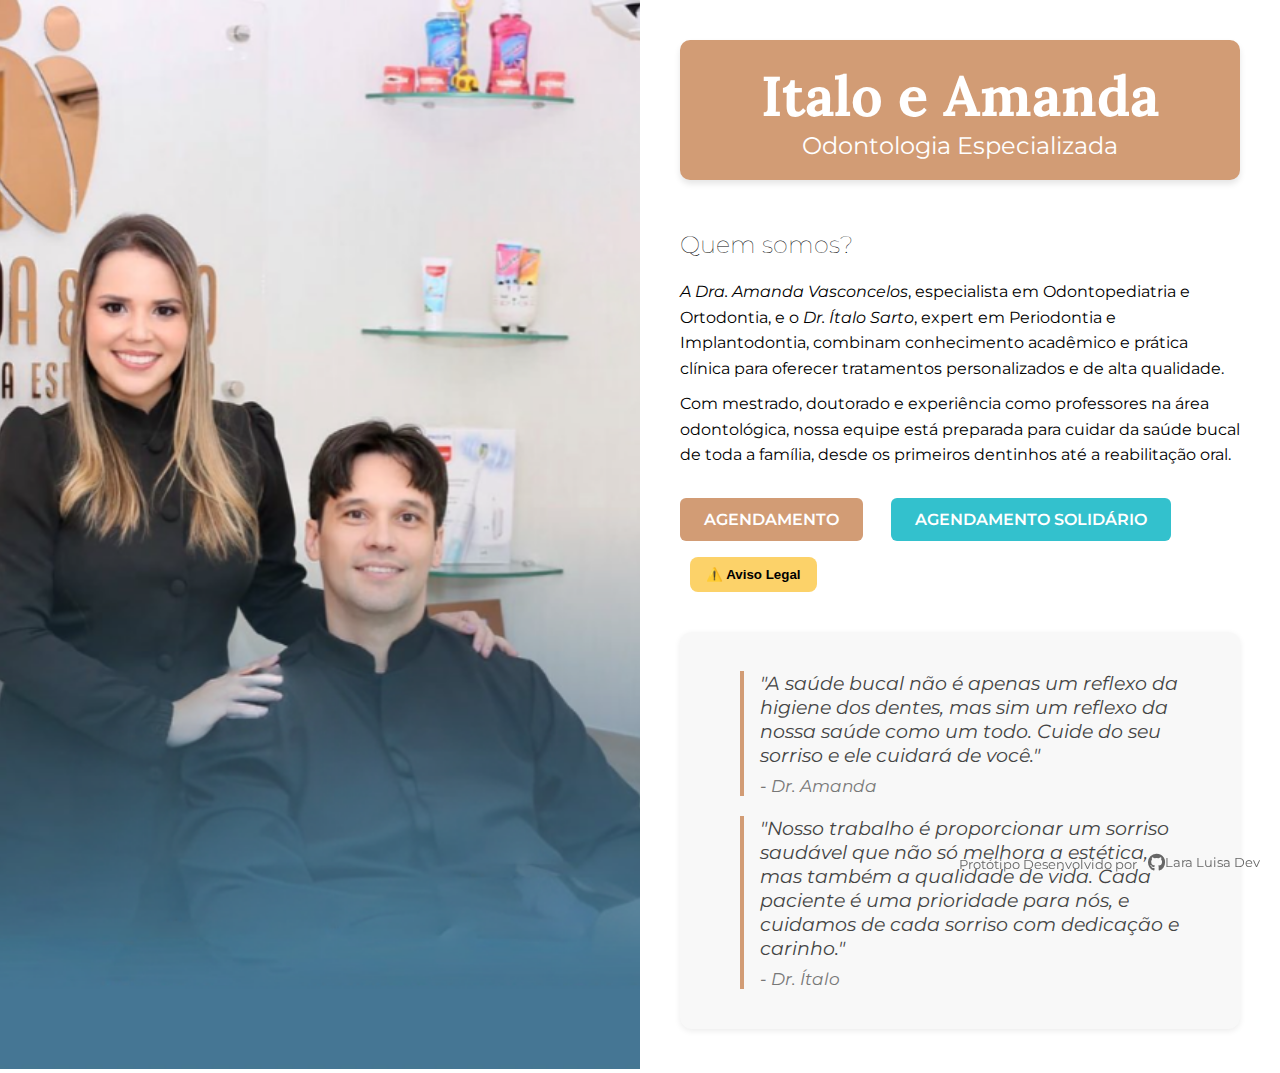
<file: index.html>
<!DOCTYPE html>
<html lang="pt-BR">
<head>
  <meta charset="UTF-8" />
  <meta name="viewport" content="width=device-width, initial-scale=1.0" />
  <title>Italo e Amanda - Odontologia Especializada</title>
  <link rel="stylesheet" href="css/style.css" />
  <link href="https://fonts.googleapis.com/css2?family=Lora:ital,wght@1,700&family=Montserrat&display=swap" rel="stylesheet">
  <!-- Adicionar o link do Font Awesome -->
  <link href="https://cdnjs.cloudflare.com/ajax/libs/font-awesome/6.0.0-beta3/css/all.min.css" rel="stylesheet">
</head>
<body>
  <div class="container">
    <div class="image-side">
      <img src="images/tela-home.png" alt="Imagem Italo e Amanda" />
    </div>
    <div class="content-side">
      <div class="title-box">
        <h1>Italo e Amanda</h1>
        <small>Odontologia Especializada</small>
      </div>
      <div class="texto">
        <h2>Quem somos?</h2>
        <p><em>A Dra. Amanda Vasconcelos</em>, especialista em Odontopediatria e Ortodontia, e o <em>Dr. Ítalo Sarto</em>, expert em Periodontia e Implantodontia, combinam conhecimento acadêmico e prática clínica para oferecer tratamentos personalizados e de alta qualidade.</p>
        <p>Com mestrado, doutorado e experiência como professores na área odontológica, nossa equipe está preparada para cuidar da saúde bucal de toda a família, desde os primeiros dentinhos até a reabilitação oral.</p>
      </div>
      <div class="botoes">
        <a href="agendamento.html" class="btn agendamento">AGENDAMENTO</a>
        <a href="agendamento-solidario.html" class="btn solidario">AGENDAMENTO SOLIDÁRIO</a>
        <button id="legalNoticeBtn">⚠️ Aviso Legal</button>
      </div>
      <div id="legalNotice" class="hidden">
        <p><strong>⚠️ Aviso Legal</strong><br>
        Este projeto é um protótipo acadêmico desenvolvido exclusivamente para a disciplina Ideação para Soluções Tecnológicas do curso de Análise e Desenvolvimento de Sistemas.<br><br>
        A iniciativa "Agendamento Solidário" é uma simulação conceitual criada para fins educativos, sem qualquer fim lucrativo e sem validade jurídica ou operacional.<br><br>
        A clínica Amanda & Ítalo Odontologia não realiza, no momento, nenhuma das ações descritas neste sistema ou neste site, não estando envolvida na execução real deste projeto.<br><br>
        Nenhum dado enviado será utilizado para atendimento real, comercial ou de qualquer outra natureza.<br><br>
        Este protótipo está protegido pelo Art. 206, inciso II, da Constituição Federal, que garante a liberdade de ensino, e pela Lei nº 9.394/1996 (Lei de Diretrizes e Bases da Educação Nacional), que permite o uso de projetos experimentais para fins acadêmicos.<br><br>
        As imagens usadas foram autorizadas pelos empresários colaboradores com o projeto acadêmico, desde já o Grupo 7 da disciplina Agradecemos à Clínica de Odontologia Amanda e Ítalo que toparam nos ajudar com o projeto.
        </p>
      </div>
      <div class="depoimentos">
        <blockquote>
          "A saúde bucal não é apenas um reflexo da higiene dos dentes, mas sim um reflexo da nossa saúde como um todo. Cuide do seu sorriso e ele cuidará de você." <br>
          <span>- Dr. Amanda </span>
        </blockquote>
        <blockquote>
          "Nosso trabalho é proporcionar um sorriso saudável que não só melhora a estética, mas também a qualidade de vida. Cada paciente é uma prioridade para nós, e cuidamos de cada sorriso com dedicação e carinho." <br>
          <span>- Dr. Ítalo</span>
        </blockquote>
      </div>
    </div>
  </div>
   <footer>
    <p>Protótipo Desenvolvido por <a href="https://github.com/laraluisa-git" target="_blank">
      <i class="fab fa-github" style="font-size: 18px; margin-left: 8px;"></i>  Lara Luisa Dev
    </a></p>
  </footer>
  <script src="js/script.js"></script>
</body>
</html>
</file>
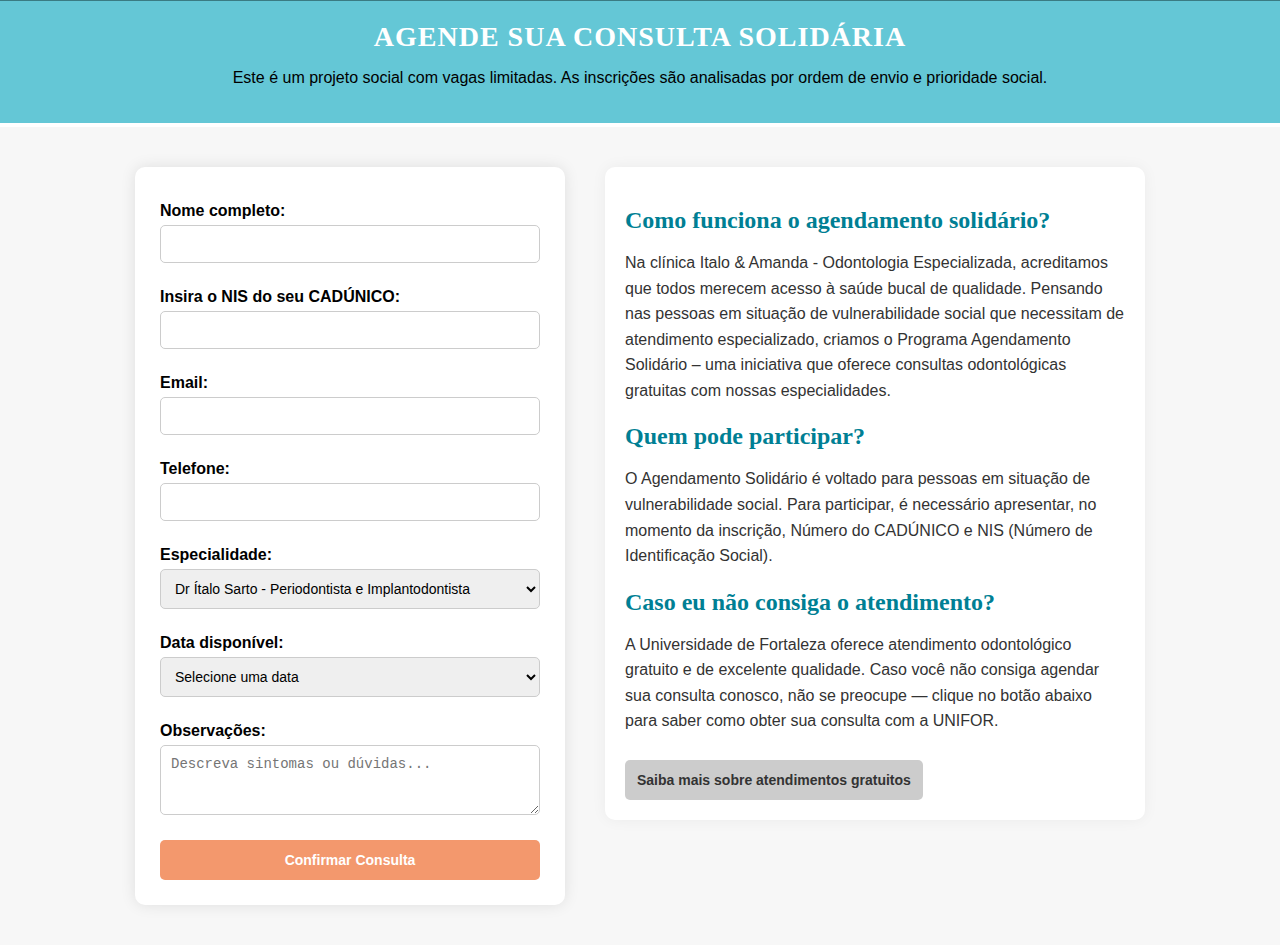
<file: agendamento-solidario.html>
<!DOCTYPE html>
<html lang="pt-br">
<head>
  <meta charset="UTF-8">
  <title>Agendamento Solidário</title>
  <style>
    .faixa-titulo {
      background-color: #64c7d6;
      padding: 20px 0;
      text-align: center;
      border-top: 1px solid #3a7b83;
      border-bottom: 4px solid white;
    }

    .faixa-titulo h1 {
      color: white;
      font-family: 'Lora', serif;
      font-size: 28px;
      margin: 0;
      font-weight: bold;
      letter-spacing: 1px;
    }

    body {
      font-family: 'Montserrat', sans-serif;
      background-color: #f7f7f7;
      margin: 0;
      padding: 0;
    }

    .container-agendamento-solidario {
      display: flex;
      flex-wrap: wrap;
      justify-content: center;
      align-items: flex-start;
      padding: 40px;
      gap: 40px;
    }

    .form-box {
      background-color: #ffffff;
      padding: 25px;
      border-radius: 10px;
      box-shadow: 0 0 15px rgba(0, 0, 0, 0.1);
      width: 380px;
      flex-shrink: 0;
      order: 1;
    }

    .form-box form {
      display: flex;
      flex-direction: column;
    }

    .form-box label {
      margin-top: 10px;
      font-weight: bold;
    }

    .form-box input,
    .form-box select,
    .form-box textarea {
      margin-top: 5px;
      margin-bottom: 15px;
      padding: 10px;
      border-radius: 5px;
      border: 1px solid #ccc;
      font-size: 14px;
    }

    .btn-primary {
      background-color: #f3986d;
      color: white;
      padding: 12px;
      border: none;
      border-radius: 5px;
      cursor: pointer;
      font-weight: bold;
      font-size: 14px;
      margin-top: 10px;
    }

    .btn-primary:hover {
      background-color: #e07c4a;
    }

    .btn-secondary {
      background-color: #ccc;
      color: #333;
      padding: 12px;
      border: none;
      border-radius: 5px;
      cursor: pointer;
      font-weight: bold;
      font-size: 14px;
      margin-top: 10px;
    }

    .btn-secondary:hover {
      background-color: #bbb;
    }

    .info-box {
      max-width: 500px;
      padding: 20px;
      background-color: #ffffff;
      border-radius: 10px;
      box-shadow: 0 0 15px rgba(0, 0, 0, 0.05);
      order: 2;
    }

    .info-box h2 {
      font-family: 'Lora', serif;
      font-size: 24px;
      color: #007f94;
      margin-bottom: 15px;
    }

    .info-box p {
      font-size: 16px;
      line-height: 1.6;
      color: #333;
    }

    @media (max-width: 768px) {
      .container-agendamento-solidario {
        flex-direction: column;
        align-items: stretch;
      }

      .form-box, .info-box {
        width: 100%;
      }
    }
  </style>
</head>
<body>
  <!-- FAIXA SUPERIOR COM TÍTULO -->
  <div class="faixa-titulo">
    <h1>AGENDE SUA CONSULTA SOLIDÁRIA</h1>
    <p>Este é um projeto social com vagas limitadas. As inscrições são analisadas por ordem de envio e prioridade social.</p>
  </div>
  <div class="container-agendamento-solidario">
    <!-- FORMULÁRIO À ESQUERDA -->
    <div class="form-box">
      <form id="formAgendamento">
        <label for="nome">Nome completo:</label>
        <input type="text" id="nome" name="nome" required>

        <label for="NIS">Insira o NIS do seu CADÚNICO:</label>
        <input type="text" id="NIS" name="NIS" required>

        <label for="email">Email:</label>
        <input type="email" id="email" name="email" required>

        <label for="telefone">Telefone:</label>
        <input type="tel" id="telefone" name="telefone" required>

        <label for="especialidade">Especialidade:</label>
        <select id="especialidade" name="especialidade" required>
          <option value="italo">Dr Ítalo Sarto - Periodontista e Implantodontista</option>
          <option value="amanda">Dra Amanda Vasconcelos - Odontopediatra e Ortodontista</option>
        </select>

        <label for="data">Data disponível:</label>
        <select id="data" name="data" required>
          <option value="">Selecione uma data</option>
        </select>

        <label for="observacoes">Observações:</label>
      <textarea id="observacoes" name="observacoes" rows="3" placeholder="Descreva sintomas ou dúvidas..."></textarea>

      <button type="submit" class="btn-primary">Confirmar Consulta</button>


      </form>
      <p id="mensagem" style="display:none; color: green;">Estamos analisando e entraremos em contato.</p>
    </div>

    <!-- TEXTO À DIREITA -->
    <div class="info-box">
      <h2>Como funciona o agendamento solidário?</h2>
      <p>Na clínica Italo & Amanda - Odontologia Especializada, acreditamos que todos merecem acesso à saúde bucal de qualidade. Pensando nas pessoas em situação de vulnerabilidade social que necessitam de atendimento especializado, criamos o Programa Agendamento Solidário – uma iniciativa que oferece consultas odontológicas gratuitas com nossas especialidades.</p>
      <h2>Quem pode participar?</h2>
      <p>O Agendamento Solidário é voltado para pessoas em situação de vulnerabilidade social. Para participar, é necessário apresentar, no momento da inscrição, Número do CADÚNICO e NIS (Número de Identificação Social).</p>
      <h2>Caso eu não consiga o atendimento?</h2>
      <P>A Universidade de Fortaleza oferece atendimento odontológico gratuito e de excelente qualidade. Caso você não consiga agendar sua consulta conosco, não se preocupe — clique no botão abaixo para saber como obter sua consulta com a UNIFOR. </P>
      <button id="btnRedirect" class="btn-secondary" onclick="window.location.href='https://unifor.br/clinicas-odontologicas'">Saiba mais sobre atendimentos gratuitos</button>
    </div>
  </div>

  <!-- SCRIPT: Gera 7 dias úteis a partir de hoje -->
  <script>
    function gerarDatasUteis(qtd) {
      const hoje = new Date();
      const datas = [];
      let contador = 0;

      while (datas.length < qtd) {
        const diaSemana = hoje.getDay();
        if (diaSemana !== 0 && diaSemana !== 6) { // 0 = domingo, 6 = sábado
          const dataFormatada = hoje.toLocaleDateString('pt-BR', {
            weekday: 'long',
            day: '2-digit',
            month: '2-digit',
            year: 'numeric'
          });
          datas.push(dataFormatada);
        }
        hoje.setDate(hoje.getDate() + 1);
        contador++;
        if (contador > 30) break; // segurança para evitar loop infinito
      }

      return datas;
    }

    function preencherSelectDatas() {
      const select = document.getElementById("data");
      const datas = gerarDatasUteis(7);

      datas.forEach(data => {
        const option = document.createElement("option");
        option.value = data;
        option.textContent = data;
        select.appendChild(option);
      });
    }

    // Exibir mensagem após o envio do formulário
    document.getElementById("formAgendamento").addEventListener("submit", function(event) {
      event.preventDefault(); // Evitar o envio do formulário
      document.getElementById("mensagem").style.display = "block"; // Exibir mensagem
    });

    // Executa ao carregar a página
    document.addEventListener("DOMContentLoaded", preencherSelectDatas);
  </script>
</body>
</html>
</file>
<file: css/style.css>
/* Fonte base e reset */
body {
  margin: 0;
  padding: 0;
  font-family: 'Montserrat', sans-serif;
  background-color: #ffffff;
}

/* Layout principal: imagem à esquerda, conteúdo à direita */
.container {
  display: flex;
  flex-wrap: wrap; /* Permite que o conteúdo quebre linha em telas pequenas */
  min-height: 100vh;
}

/* Lado esquerdo - Imagem */
.image-side {
  width: 50%;
  height: auto;
}

.image-side img {
  width: 100%;
  height: 100%;
  object-fit: cover;
}

/* Lado direito - Conteúdo */
.content-side {
  width: 50%;
  padding: 40px;
  box-sizing: border-box;
  display: flex;
  flex-direction: column;
  overflow-y: auto; /* Permite rolar o conteúdo, se maior que a tela */
}

/* Box do título */
.title-box {
  background-color: #d29c75;
  border-radius: 10px;
  padding: 20px;
  margin-bottom: 30px;
  color: white;
  font-family: 'Lora', serif;
  box-shadow: 0 4px 6px rgba(0, 0, 0, 0.1);
  text-align: center;
}

.title-box h1 {
  font-size: 3.5em;
  margin: 0;
}

.title-box small {
  font-size: 1.5em;
  font-family: 'Montserrat', sans-serif;
}

/* Texto institucional */
.texto h2 {
  margin-top: 20px;
  font-weight: 100;
}

.texto p {
  margin: 10px 0;
  line-height: 1.6;
}

/* Botões */
.botoes {
  margin-top: 20px;
  display: flex;
  gap: 16px;
  flex-wrap: wrap;
}

.btn {
  display: inline-block;
  padding: 12px 24px;
  border: none;
  border-radius: 6px;
  text-decoration: none;
  color: white;
  font-weight: 600;
  font-family: 'Montserrat', sans-serif;
  margin-right: 12px;
  transition: background-color 0.3s ease;
  cursor: pointer;
}

.btn.agendamento {
  background-color: #d29c75;
}

.btn.agendamento:hover {
  background-color: #bb8057;
}

.btn.solidario {
  background-color: #33c1cd;
}

.btn.solidario:hover {
  background-color: #2aa5b2;
}

/* Aviso Legal */
.aviso-container {
  margin-top: 30px;
  width: 100%;
}

.btn-aviso {
  background-color: #fcd269;
  color: black;
  font-weight: 600;
}

.aviso-texto,
#legalNotice {
  margin-top: 20px;
  background-color: #fff7d1;
  border: 1px solid #f4cc70;
  padding: 16px;
  border-radius: 8px;
  font-size: 14px;
  line-height: 1.6;
  box-shadow: 0 2px 6px rgba(0, 0, 0, 0.1);
  max-width: 100%;
  box-sizing: border-box;
  overflow-wrap: break-word;
}

/* Oculta a div por padrão */
.hidden {
  display: none;
}

/* Estilo do botão de aviso */
#legalNoticeBtn {
  background-color: #fcd269;
  color: #000;
  font-weight: bold;
  border: none;
  padding: 10px 16px;
  border-radius: 8px;
  margin-left: 10px;
  cursor: pointer;
  transition: background-color 0.3s ease;
}

#legalNoticeBtn:hover {
  background-color: #fbc93d;
}

/* RESPONSIVIDADE */
@media (max-width: 768px) {
  .container {
    flex-direction: column;
  }

  .image-side,
  .content-side {
    width: 100%;
    height: auto;
  }

  .title-box h1 {
    font-size: 2.5em;
  }

  .title-box small {
    font-size: 1.2em;
  }

  .botoes {
    justify-content: center;
  }
}
.depoimentos {
  margin-top: 40px;
  padding: 20px;
  background-color: #f8f8f8;
  border-radius: 12px;
  box-shadow: 0 2px 6px rgba(0, 0, 0, 0.08);
  position: relative;
  z-index: 0; /* menor que o aviso legal */
}

.depoimentos blockquote {
  font-style: italic;
  font-size: 1.2em;
  color: #444;
  margin-bottom: 20px;
  border-left: 4px solid #d29c75;
  padding-left: 16px;
}

.depoimentos span {
  display: block;
  font-size: 0.9em;
  margin-top: 8px;
  color: #777;
}

/* Garante que o aviso legal apareça acima */
#legalNotice {
  position: relative;
  z-index: 10;
}
footer {
  position: fixed;       /* Fixa o rodapé na tela */
  bottom: 10px;          /* Distância do fundo da tela */
  right: 10px;           /* Distância da borda direita da tela */
  font-size: 0.8em;      /* Tamanho da fonte reduzido */
  color: #666;           /* Cor de texto mais suave */
  background-color: transparent; /* Fundo transparente */
  border: none;          /* Remove qualquer borda */
  padding: 5px 10px;     /* Menos espaço ao redor do texto */
  z-index: 1000;         /* Fixa o rodapé no topo dos outros elementos */
}

footer a {
  text-decoration: none;  /* Remove o sublinhado */
  color: #666;            /* Cor do link suave */
  font-weight: normal;    /* Normaliza o peso da fonte */
  display: inline-flex;   /* Alinha o ícone e o texto lado a lado */
  align-items: center;
}

footer a:hover {
  color: #d29c75;         /* Cor do link ao passar o mouse */
}

footer i {
  font-size: 14px;        /* Tamanho pequeno do ícone */
  margin-left: 5px;       /* Espaço entre o ícone e o nome */
}
</file>
